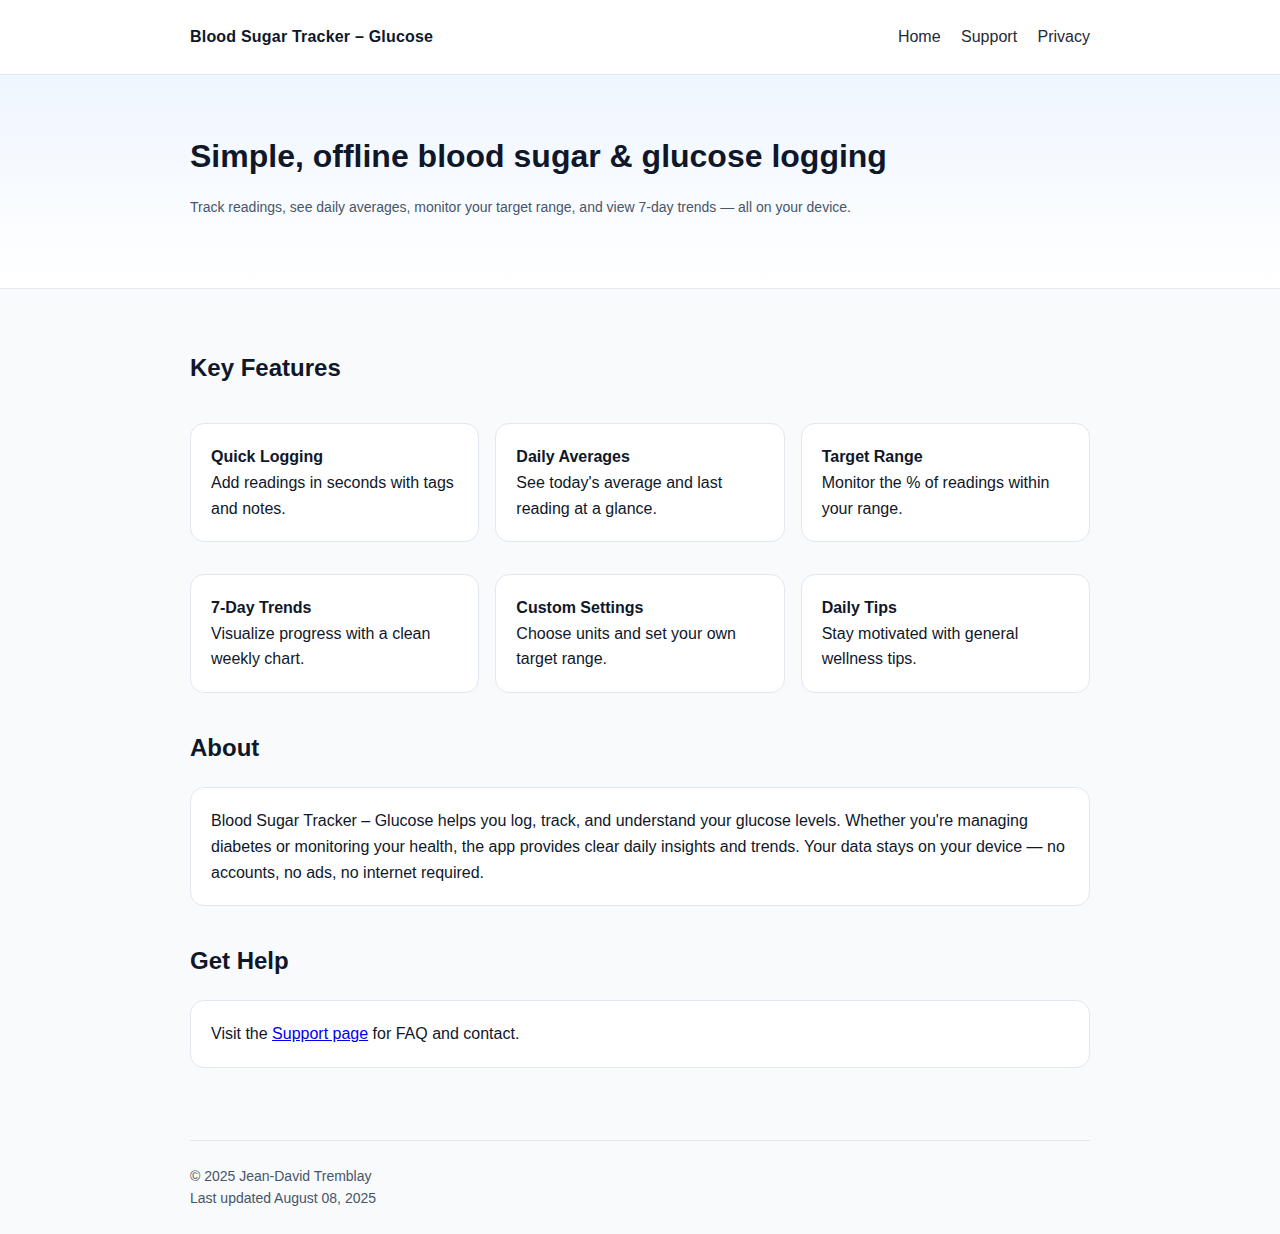
<file: index.html>
<!doctype html>
<html lang="en">
<head>
  <meta charset="utf-8">
  <meta name="viewport" content="width=device-width,initial-scale=1">
  <title>Blood Sugar Tracker – Glucose</title>
  <meta name="description" content="A simple, offline blood sugar & glucose logging app. Log readings, monitor trends, and stay on target.">
  <link rel="stylesheet" href="styles.css">
</head>
<body>
  <header class="header">
    <div class="container">
      <div class="logo">Blood Sugar Tracker – Glucose</div>
      <nav class="nav">
        <a href="index.html">Home</a>
        <a href="support.html">Support</a>
        <a href="privacy.html">Privacy</a>
      </nav>
    </div>
  </header>

  <section class="hero">
    <div class="container">
      <h1>Simple, offline blood sugar & glucose logging</h1>
      <p class="small">Track readings, see daily averages, monitor your target range, and view 7‑day trends — all on your device.</p>
    </div>
  </section>

  <main class="container">
    <h2>Key Features</h2>
    <div class="grid">
      <div class="card"><strong>Quick Logging</strong><br>Add readings in seconds with tags and notes.</div>
      <div class="card"><strong>Daily Averages</strong><br>See today's average and last reading at a glance.</div>
      <div class="card"><strong>Target Range</strong><br>Monitor the % of readings within your range.</div>
      <div class="card"><strong>7‑Day Trends</strong><br>Visualize progress with a clean weekly chart.</div>
      <div class="card"><strong>Custom Settings</strong><br>Choose units and set your own target range.</div>
      <div class="card"><strong>Daily Tips</strong><br>Stay motivated with general wellness tips.</div>
    </div>

    <h2>About</h2>
    <div class="card">
      Blood Sugar Tracker – Glucose helps you log, track, and understand your glucose levels. 
      Whether you're managing diabetes or monitoring your health, the app provides clear daily insights and trends. 
      Your data stays on your device — no accounts, no ads, no internet required.
    </div>

    <h2>Get Help</h2>
    <div class="card">
      Visit the <a href="support.html">Support page</a> for FAQ and contact.
    </div>
  </main>

  <footer class="container footer">
    <div>© 2025 Jean-David Tremblay</div>
    <div class="small">Last updated August 08, 2025</div>
  </footer>
</body>
</html>
</file>
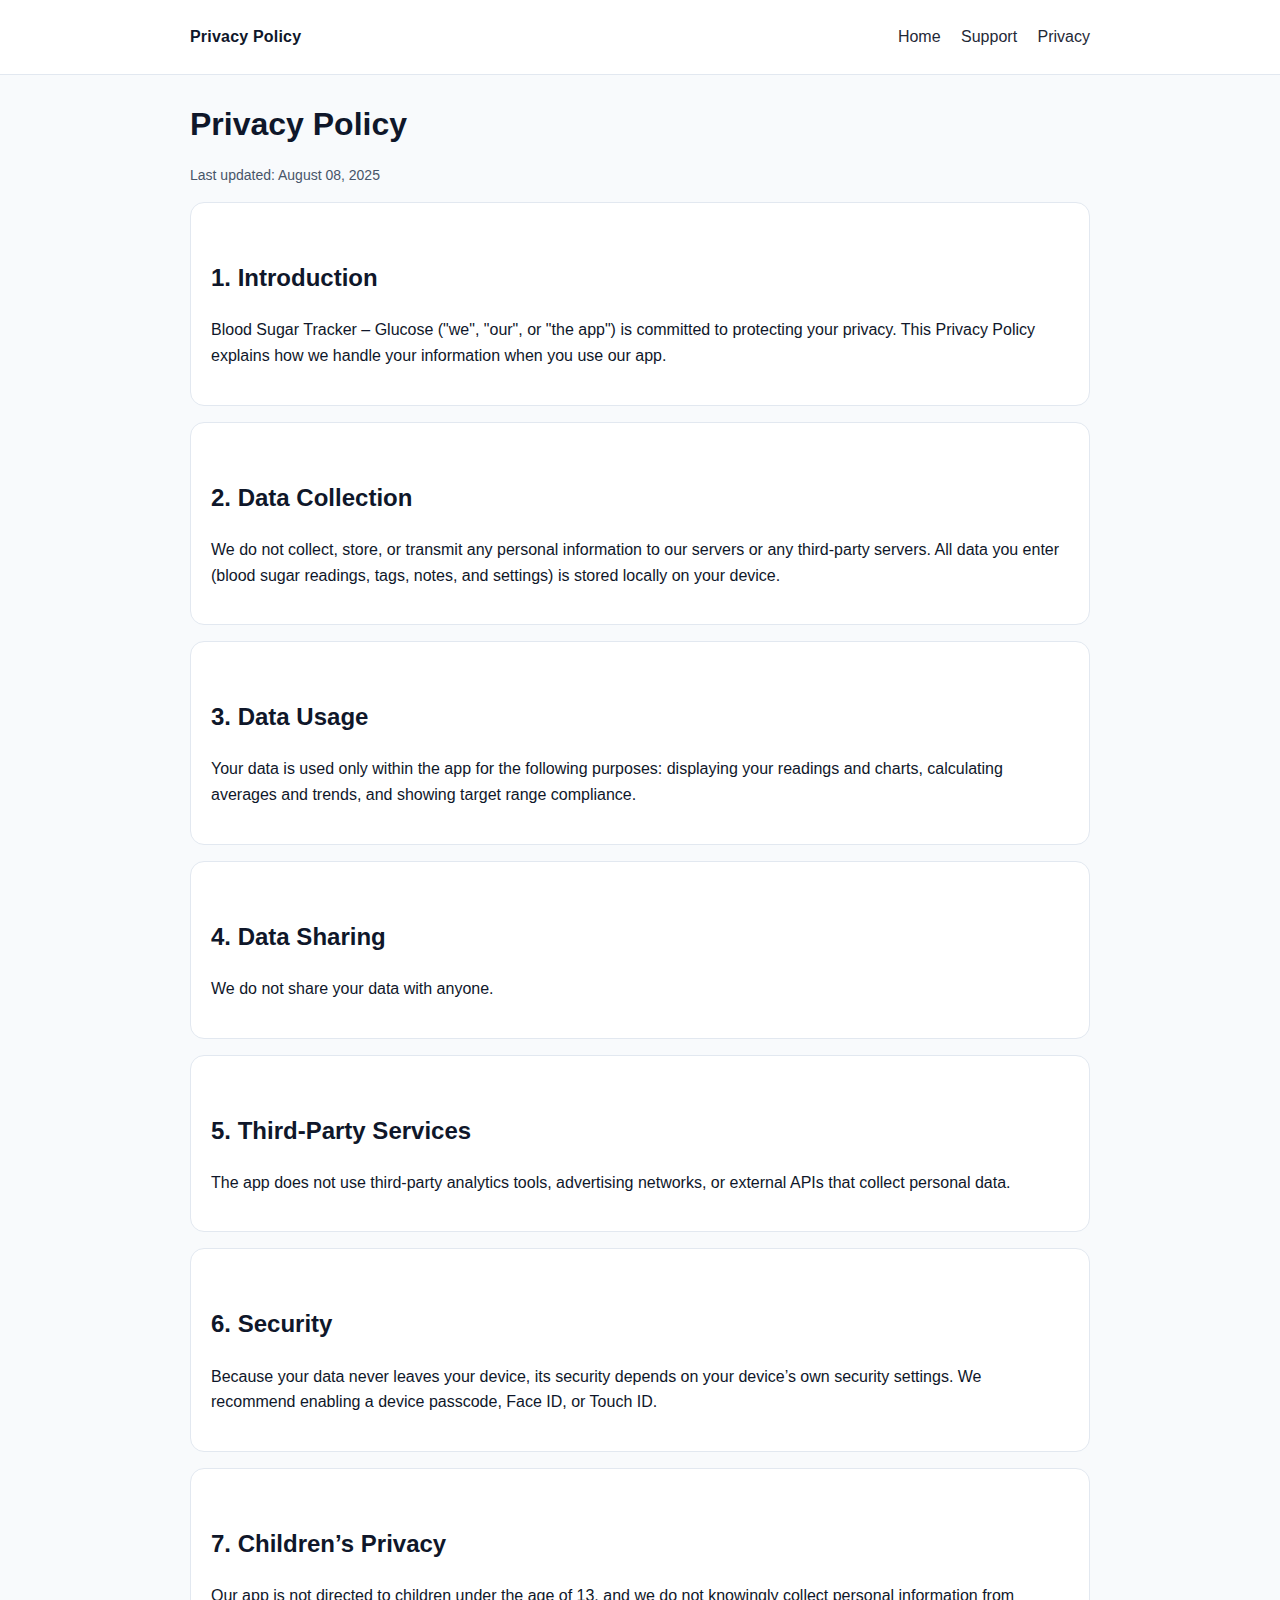
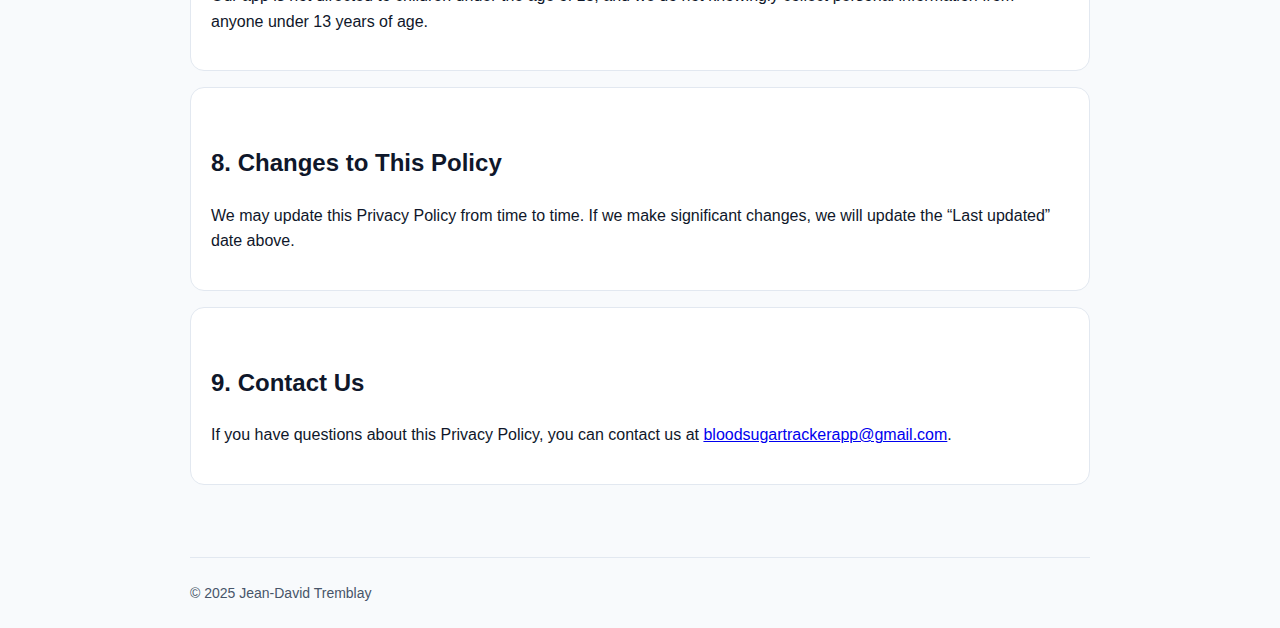
<file: privacy.html>
<!doctype html>
<html lang="en">
<head>
  <meta charset="utf-8">
  <meta name="viewport" content="width=device-width,initial-scale=1">
  <title>Privacy Policy – Blood Sugar Tracker – Glucose</title>
  <link rel="stylesheet" href="styles.css">
</head>
<body>
  <header class="header">
    <div class="container">
      <div class="logo">Privacy Policy</div>
      <nav class="nav">
        <a href="index.html">Home</a>
        <a href="support.html">Support</a>
        <a href="privacy.html">Privacy</a>
      </nav>
    </div>
  </header>

  <main class="container">
    <h1>Privacy Policy</h1>
    <p class="small">Last updated: August 08, 2025</p>

    <div class="card">
      <h2>1. Introduction</h2>
      <p>Blood Sugar Tracker – Glucose ("we", "our", or "the app") is committed to protecting your privacy. This Privacy Policy explains how we handle your information when you use our app.</p>
    </div>

    <div class="card">
      <h2>2. Data Collection</h2>
      <p>We do not collect, store, or transmit any personal information to our servers or any third-party servers. All data you enter (blood sugar readings, tags, notes, and settings) is stored locally on your device.</p>
    </div>

    <div class="card">
      <h2>3. Data Usage</h2>
      <p>Your data is used only within the app for the following purposes: displaying your readings and charts, calculating averages and trends, and showing target range compliance.</p>
    </div>

    <div class="card">
      <h2>4. Data Sharing</h2>
      <p>We do not share your data with anyone.</p>
    </div>

    <div class="card">
      <h2>5. Third-Party Services</h2>
      <p>The app does not use third-party analytics tools, advertising networks, or external APIs that collect personal data.</p>
    </div>

    <div class="card">
      <h2>6. Security</h2>
      <p>Because your data never leaves your device, its security depends on your device’s own security settings. We recommend enabling a device passcode, Face ID, or Touch ID.</p>
    </div>

    <div class="card">
      <h2>7. Children’s Privacy</h2>
      <p>Our app is not directed to children under the age of 13, and we do not knowingly collect personal information from anyone under 13 years of age.</p>
    </div>

    <div class="card">
      <h2>8. Changes to This Policy</h2>
      <p>We may update this Privacy Policy from time to time. If we make significant changes, we will update the “Last updated” date above.</p>
    </div>

    <div class="card">
      <h2>9. Contact Us</h2>
      <p>If you have questions about this Privacy Policy, you can contact us at <a href="mailto:bloodsugartrackerapp@gmail.com">bloodsugartrackerapp@gmail.com</a>.</p>
    </div>
  </main>

  <footer class="container footer">
    <div>© 2025 Jean-David Tremblay</div>
  </footer>
</body>
</html>
</file>
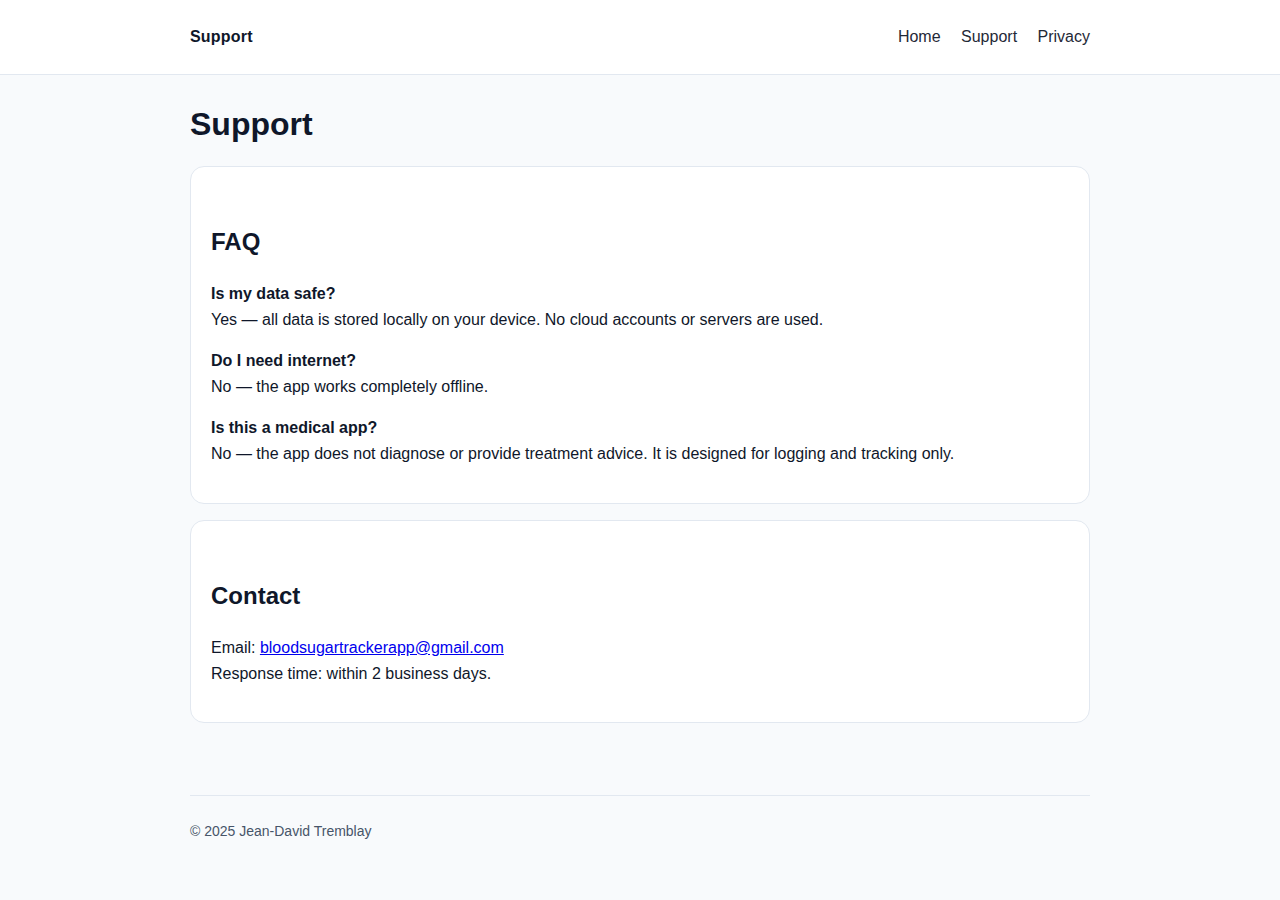
<file: support.html>
<!doctype html>
<html lang="en">
<head>
  <meta charset="utf-8">
  <meta name="viewport" content="width=device-width,initial-scale=1">
  <title>Support – Blood Sugar Tracker – Glucose</title>
  <link rel="stylesheet" href="styles.css">
</head>
<body>
  <header class="header">
    <div class="container">
      <div class="logo">Support</div>
      <nav class="nav">
        <a href="index.html">Home</a>
        <a href="support.html">Support</a>
        <a href="privacy.html">Privacy</a>
      </nav>
    </div>
  </header>

  <main class="container">
    <h1>Support</h1>
    <div class="card">
      <h2>FAQ</h2>
      <p><strong>Is my data safe?</strong><br>Yes — all data is stored locally on your device. No cloud accounts or servers are used.</p>
      <p><strong>Do I need internet?</strong><br>No — the app works completely offline.</p>
      <p><strong>Is this a medical app?</strong><br>No — the app does not diagnose or provide treatment advice. It is designed for logging and tracking only.</p>
    </div>

    <div class="card">
      <h2>Contact</h2>
      <p>Email: <a href="mailto:bloodsugartrackerapp@gmail.com">bloodsugartrackerapp@gmail.com</a><br>
      Response time: within 2 business days.</p>
    </div>
  </main>

  <footer class="container footer">
    <div>© 2025 Jean-David Tremblay</div>
  </footer>
</body>
</html>
</file>
<file: styles.css>
:root { font-family: -apple-system, BlinkMacSystemFont, 'Segoe UI', Roboto, Helvetica, Arial, sans-serif; 
        line-height: 1.6; color: #0f172a; }
body { margin: 0; padding: 0; background: #f8fafc; }
.container { max-width: 900px; margin: 0 auto; padding: 24px; }
.header { background: white; border-bottom: 1px solid #e2e8f0; }
.header .container { display: flex; align-items: center; justify-content: space-between; }
.logo { font-weight: 700; letter-spacing: 0.2px; }
.nav a { margin-left: 16px; text-decoration: none; color: #1f2937; }
.hero { background: linear-gradient(180deg, #eff6ff, #ffffff); border-bottom: 1px solid #e2e8f0; }
.hero .container { padding: 56px 24px; }
h1 { margin: 0 0 12px 0; font-size: 32px; }
h2 { margin-top: 36px; }
.card { background: white; border: 1px solid #e2e8f0; border-radius: 14px; padding: 20px; margin-top: 16px; }
.grid { display: grid; grid-template-columns: repeat(auto-fit,minmax(260px,1fr)); gap: 16px; }
.footer { padding: 24px 0; color: #475569; border-top: 1px solid #e2e8f0; margin-top: 48px; font-size: 14px; }
.cta { display: inline-block; padding: 10px 16px; border-radius: 10px; border: 1px solid #3b82f6; color: white; background: #3b82f6; text-decoration: none; }
.small { color: #475569; font-size: 14px; }
code { background: #f1f5f9; padding: 2px 6px; border-radius: 6px; }
</file>
